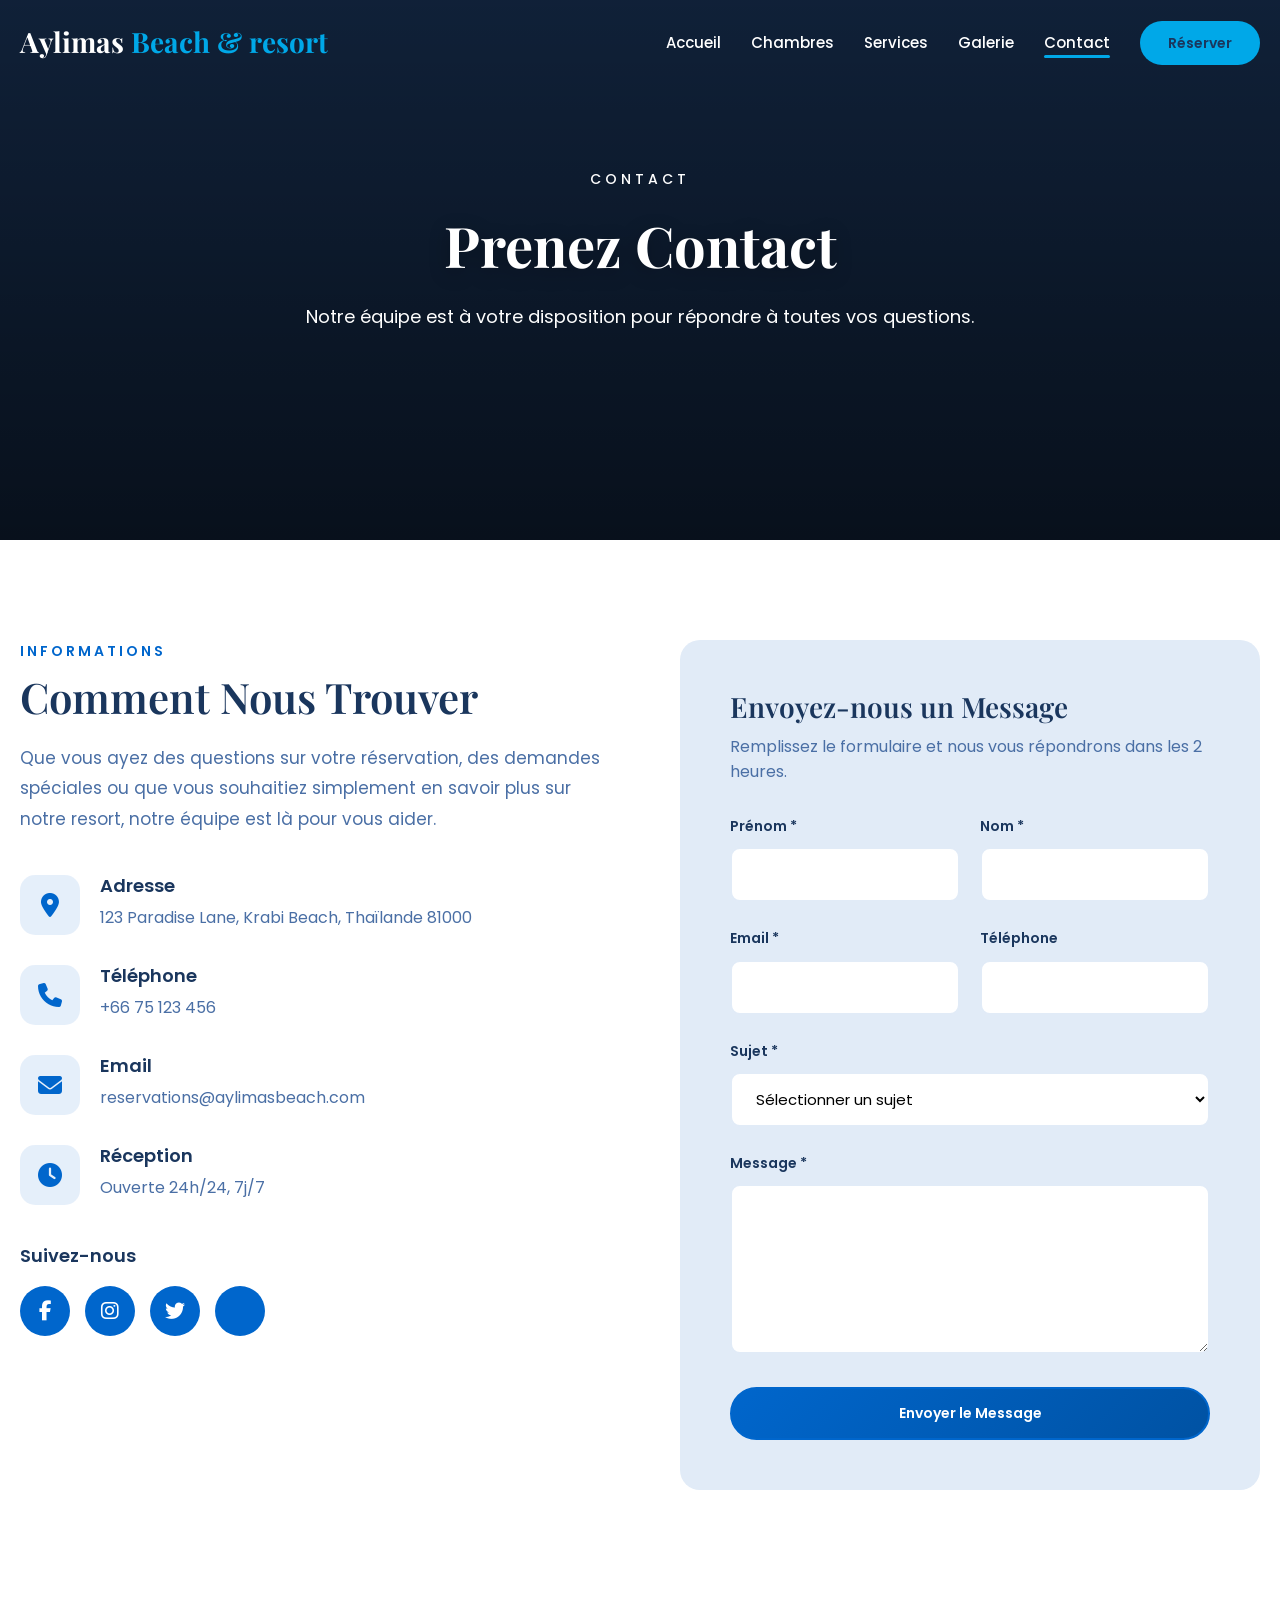
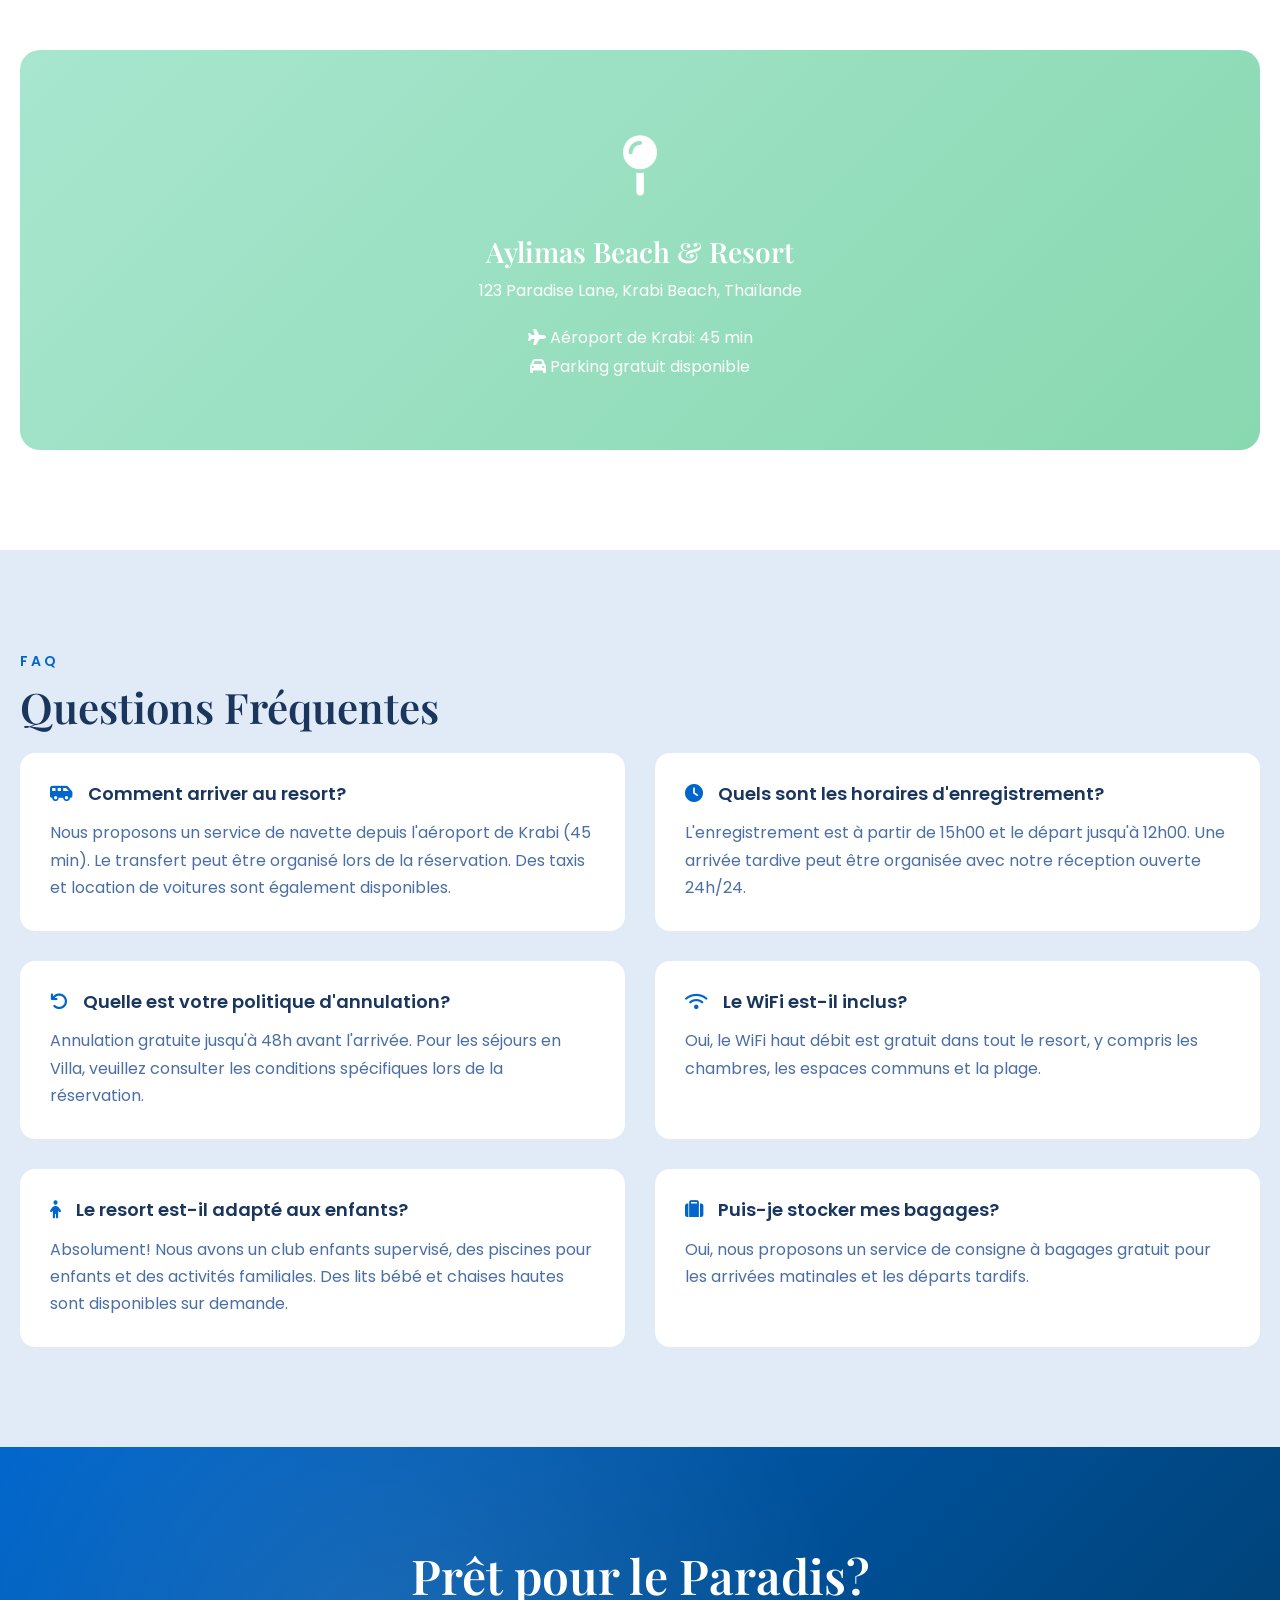
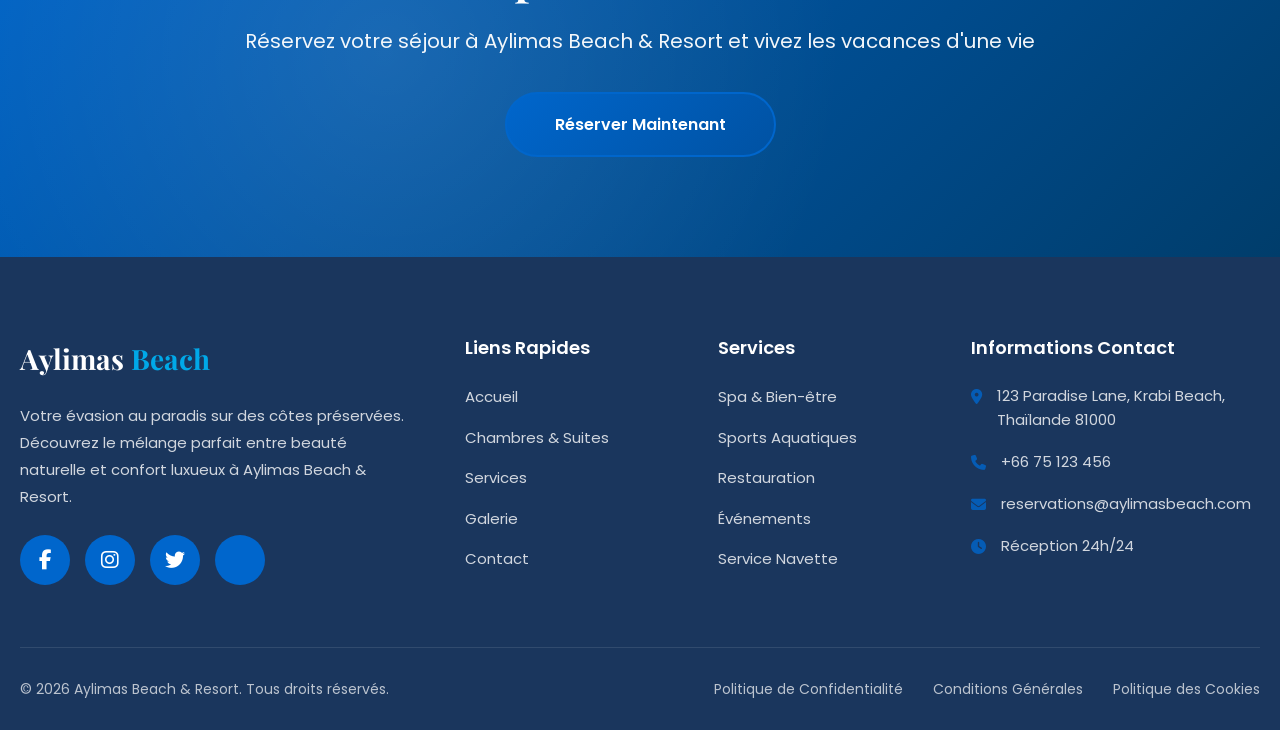
<file: contact.html>
<!DOCTYPE html>
<html lang="fr">
<head>
    <meta charset="UTF-8">
    <meta name="viewport" content="width=device-width, initial-scale=1.0">
    <title>Contact | Aylimas Beach & Resort</title>
    <link rel="stylesheet" href="assets/css/styles.css">
    <link href="https://fonts.googleapis.com/css2?family=Playfair+Display:wght@400;500;600;700&family=Poppins:wght@300;400;500;600;700&display=swap" rel="stylesheet">
    <link rel="stylesheet" href="https://cdnjs.cloudflare.com/ajax/libs/font-awesome/6.5.0/css/all.min.css">
    <link rel="icon" type="image/png" href="data:image/svg+xml,<svg xmlns='http://www.w3.org/2000/svg' viewBox='0 0 100 100'><text y='.9em' font-size='90'>🌴</text></svg>">
</head>
<body>
    <div class="loading-screen">
        <div class="loading-logo">Aylimas <span>Beach & resort</span></div>
        <div class="loading-spinner"></div>
    </div>

    <nav class="navbar" id="navbar">
        <div class="container nav-container">
            <a href="index.html" class="logo">Aylimas <span>Beach & resort</span></a>
            <button class="nav-toggle" id="navToggle" aria-label="Toggle navigation">
                <span></span>
                <span></span>
                <span></span>
            </button>
            <ul class="nav-menu" id="navMenu">
                <li><a href="index.html" class="nav-link">Accueil</a></li>
                <li><a href="rooms.html" class="nav-link">Chambres</a></li>
                <li><a href="amenities.html" class="nav-link">Services</a></li>
                <li><a href="gallery.html" class="nav-link">Galerie</a></li>
                <li><a href="contact.html" class="nav-link active">Contact</a></li>
                <li><a href="rooms.html#book" class="btn-book">Réserver</a></li>
            </ul>
        </div>
    </nav>

    <section class="page-hero">
        <div class="hero-slider">
            <div class="hero-slide active" style="background-image: url('https://images.unsplash.com/photo-1566073771259-6a8506099945?w=1920&q=80');"></div>
        </div>
        <div class="hero-overlay"></div>
        <div class="hero-content">
            <p class="hero-subtitle">Contact</p>
            <h1 class="hero-title">Prenez Contact</h1>
            <p class="hero-description">Notre équipe est à votre disposition pour répondre à toutes vos questions.</p>
        </div>
    </section>

    <section class="contact-section">
        <div class="container">
            <div class="contact-grid">
                <div class="contact-info">
                    <p class="section-subtitle">Informations</p>
                    <h2 class="section-title">Comment Nous Trouver</h2>
                    <p class="contact-intro">Que vous ayez des questions sur votre réservation, des demandes spéciales ou que vous souhaitiez simplement en savoir plus sur notre resort, notre équipe est là pour vous aider.</p>
                    <div class="contact-details">
                        <div class="contact-item">
                            <div class="contact-icon"><i class="fas fa-map-marker-alt"></i></div>
                            <div class="contact-text">
                                <h4>Adresse</h4>
                                <p>123 Paradise Lane, Krabi Beach, Thaïlande 81000</p>
                            </div>
                        </div>
                        <div class="contact-item">
                            <div class="contact-icon"><i class="fas fa-phone"></i></div>
                            <div class="contact-text">
                                <h4>Téléphone</h4>
                                <p>+66 75 123 456</p>
                            </div>
                        </div>
                        <div class="contact-item">
                            <div class="contact-icon"><i class="fas fa-envelope"></i></div>
                            <div class="contact-text">
                                <h4>Email</h4>
                                <p>reservations@aylimasbeach.com</p>
                            </div>
                        </div>
                        <div class="contact-item">
                            <div class="contact-icon"><i class="fas fa-clock"></i></div>
                            <div class="contact-text">
                                <h4>Réception</h4>
                                <p>Ouverte 24h/24, 7j/7</p>
                            </div>
                        </div>
                    </div>
                    <div class="social-connect">
                        <h4>Suivez-nous</h4>
                        <div class="social-links">
                            <a href="#" aria-label="Facebook"><i class="fab fa-facebook-f"></i></a>
                            <a href="#" aria-label="Instagram"><i class="fab fa-instagram"></i></a>
                            <a href="#" aria-label="Twitter"><i class="fab fa-twitter"></i></a>
                            <a href="#" aria-label="TripAdvisor"><i class="fab fa-tripadvisor"></i></a>
                        </div>
                    </div>
                </div>
                <div class="contact-form-wrapper">
                    <div class="contact-form">
                        <h3>Envoyez-nous un Message</h3>
                        <p class="form-intro">Remplissez le formulaire et nous vous répondrons dans les 2 heures.</p>
                        <form id="contactForm">
                            <div class="form-row">
                                <div class="form-group">
                                    <label>Prénom *</label>
                                    <input type="text" required>
                                </div>
                                <div class="form-group">
                                    <label>Nom *</label>
                                    <input type="text" required>
                                </div>
                            </div>
                            <div class="form-row">
                                <div class="form-group">
                                    <label>Email *</label>
                                    <input type="email" required>
                                </div>
                                <div class="form-group">
                                    <label>Téléphone</label>
                                    <input type="tel">
                                </div>
                            </div>
                            <div class="form-group">
                                <label>Sujet *</label>
                                <select required>
                                    <option value="">Sélectionner un sujet</option>
                                    <option value="reservation">Réservation</option>
                                    <option value="general">Question Générale</option>
                                    <option value="feedback">Feedback</option>
                                    <option value="events">Événements</option>
                                    <option value="press">Presse</option>
                                    <option value="other">Autre</option>
                                </select>
                            </div>
                            <div class="form-group">
                                <label>Message *</label>
                                <textarea rows="6" required></textarea>
                            </div>
                            <button type="submit" class="btn btn-primary">Envoyer le Message</button>
                        </form>
                    </div>
                </div>
            </div>
        </div>
    </section>

    <section class="map-section">
        <div class="container">
            <div class="map-container">
                <div class="map-placeholder">
                    <div class="map-pin"><i class="fas fa-map-pin"></i></div>
                    <h4>Aylimas Beach & Resort</h4>
                    <p>123 Paradise Lane, Krabi Beach, Thaïlande</p>
                    <div class="map-directions">
                        <i class="fas fa-plane"></i> Aéroport de Krabi: 45 min<br>
                        <i class="fas fa-car"></i> Parking gratuit disponible
                    </div>
                </div>
            </div>
        </div>
    </section>

    <section class="faq-section">
        <div class="container">
            <p class="section-subtitle">FAQ</p>
            <h2 class="section-title">Questions Fréquentes</h2>
            <div class="faq-grid">
                <div class="faq-item">
                    <h4><i class="fas fa-shuttle-van"></i> Comment arriver au resort?</h4>
                    <p>Nous proposons un service de navette depuis l'aéroport de Krabi (45 min). Le transfert peut être organisé lors de la réservation. Des taxis et location de voitures sont également disponibles.</p>
                </div>
                <div class="faq-item">
                    <h4><i class="fas fa-clock"></i> Quels sont les horaires d'enregistrement?</h4>
                    <p>L'enregistrement est à partir de 15h00 et le départ jusqu'à 12h00. Une arrivée tardive peut être organisée avec notre réception ouverte 24h/24.</p>
                </div>
                <div class="faq-item">
                    <h4><i class="fas fa-undo"></i> Quelle est votre politique d'annulation?</h4>
                    <p>Annulation gratuite jusqu'à 48h avant l'arrivée. Pour les séjours en Villa, veuillez consulter les conditions spécifiques lors de la réservation.</p>
                </div>
                <div class="faq-item">
                    <h4><i class="fas fa-wifi"></i> Le WiFi est-il inclus?</h4>
                    <p>Oui, le WiFi haut débit est gratuit dans tout le resort, y compris les chambres, les espaces communs et la plage.</p>
                </div>
                <div class="faq-item">
                    <h4><i class="fas fa-child"></i> Le resort est-il adapté aux enfants?</h4>
                    <p>Absolument! Nous avons un club enfants supervisé, des piscines pour enfants et des activités familiales. Des lits bébé et chaises hautes sont disponibles sur demande.</p>
                </div>
                <div class="faq-item">
                    <h4><i class="fas fa-suitcase"></i> Puis-je stocker mes bagages?</h4>
                    <p>Oui, nous proposons un service de consigne à bagages gratuit pour les arrivées matinales et les départs tardifs.</p>
                </div>
            </div>
        </div>
    </section>

    <section class="cta">
        <div class="container">
            <div class="cta-content">
                <h2>Prêt pour le Paradis?</h2>
                <p>Réservez votre séjour à Aylimas Beach & Resort et vivez les vacances d'une vie</p>
                <a href="rooms.html#book" class="btn btn-primary btn-large">Réserver Maintenant</a>
            </div>
        </div>
    </section>

    <footer class="footer">
        <div class="container">
            <div class="footer-grid">
                <div class="footer-col">
                    <a href="index.html" class="footer-logo">Aylimas <span>Beach</span></a>
                    <p class="footer-text">Votre évasion au paradis sur des côtes préservées. Découvrez le mélange parfait entre beauté naturelle et confort luxueux à Aylimas Beach & Resort.</p>
                    <div class="social-links">
                        <a href="#" aria-label="Facebook"><i class="fab fa-facebook-f"></i></a>
                        <a href="#" aria-label="Instagram"><i class="fab fa-instagram"></i></a>
                        <a href="#" aria-label="Twitter"><i class="fab fa-twitter"></i></a>
                        <a href="#" aria-label="TripAdvisor"><i class="fab fa-tripadvisor"></i></a>
                    </div>
                </div>
                <div class="footer-col">
                    <h4>Liens Rapides</h4>
                    <ul class="footer-links">
                        <li><a href="index.html">Accueil</a></li>
                        <li><a href="rooms.html">Chambres & Suites</a></li>
                        <li><a href="amenities.html">Services</a></li>
                        <li><a href="gallery.html">Galerie</a></li>
                        <li><a href="contact.html">Contact</a></li>
                    </ul>
                </div>
                <div class="footer-col">
                    <h4>Services</h4>
                    <ul class="footer-links">
                        <li><a href="amenities.html">Spa & Bien-être</a></li>
                        <li><a href="amenities.html">Sports Aquatiques</a></li>
                        <li><a href="amenities.html">Restauration</a></li>
                        <li><a href="amenities.html">Événements</a></li>
                        <li><a href="contact.html">Service Navette</a></li>
                    </ul>
                </div>
                <div class="footer-col">
                    <h4>Informations Contact</h4>
                    <ul class="footer-contact">
                        <li><i class="fas fa-map-marker-alt"></i> 123 Paradise Lane, Krabi Beach, Thaïlande 81000</li>
                        <li><i class="fas fa-phone"></i> +66 75 123 456</li>
                        <li><i class="fas fa-envelope"></i> reservations@aylimasbeach.com</li>
                        <li><i class="fas fa-clock"></i> Réception 24h/24</li>
                    </ul>
                </div>
            </div>
            <div class="footer-bottom">
                <p>&copy; 2026 Aylimas Beach & Resort. Tous droits réservés.</p>
                <div class="footer-bottom-links">
                    <a href="#">Politique de Confidentialité</a>
                    <a href="#">Conditions Générales</a>
                    <a href="#">Politique des Cookies</a>
                </div>
            </div>
        </div>
    </footer>

    <button class="scroll-top" id="scrollTop" aria-label="Scroll to top">
        <i class="fas fa-chevron-up"></i>
    </button>

    <script src="assets/js/script.js"></script>
</body>
</html>
</file>
<file: assets/css/styles.css>
@import url('https://fonts.googleapis.com/css2?family=Playfair+Display:wght@400;500;600;700&family=Poppins:wght@300;400;500;600;700&display=swap');

:root {
    --primary: #0066cc;
    --primary-dark: #0052a3;
    --secondary: #00a8e8;
    --accent: #ffffff;
    --dark: #1a365d;
    --light: #f0f7ff;
    --white: #ffffff;
    --text: #1a365d;
    --text-light: #4a6fa5;
    --gray: #e1ebf7;
    --shadow: 0 10px 40px rgba(0, 51, 102, 0.1);
    --shadow-lg: 0 20px 60px rgba(0, 51, 102, 0.15);
    --gradient: linear-gradient(135deg, #0066cc, #0052a3);
    --gradient-ocean: linear-gradient(180deg, #0066cc 0%, #003d6b 100%);
    --gradient-light: linear-gradient(135deg, #00a8e8 0%, #0066cc 100%);
}

* {
    margin: 0;
    padding: 0;
    box-sizing: border-box;
}

html {
    scroll-behavior: smooth;
}

body {
    font-family: 'Poppins', sans-serif;
    font-size: 16px;
    line-height: 1.6;
    color: var(--text);
    background: var(--white);
    overflow-x: hidden;
}

h1, h2, h3, h4, h5, h6 {
    font-family: 'Playfair Display', serif;
    font-weight: 600;
    line-height: 1.2;
}

a {
    text-decoration: none;
    color: inherit;
}

ul {
    list-style: none;
}

img {
    max-width: 100%;
    height: auto;
}

.container {
    max-width: 1400px;
    margin: 0 auto;
    padding: 0 20px;
}

.section-subtitle {
    font-size: 14px;
    font-weight: 600;
    text-transform: uppercase;
    letter-spacing: 3px;
    color: var(--primary);
    margin-bottom: 10px;
}

.section-title {
    font-size: 42px;
    color: var(--dark);
    margin-bottom: 20px;
}

/* Animations */
@keyframes spin {
    to { transform: rotate(360deg); }
}
@keyframes float {
    0%, 100% { transform: translateY(0); }
    50% { transform: translateY(-20px); }
}
@keyframes slideUp {
    from { opacity: 0; transform: translateY(30px); }
    to { opacity: 1; transform: translateY(0); }
}
@keyframes bounceIn {
    0% { transform: scale(0.3); opacity: 0; }
    50% { transform: scale(1.05); }
    70% { transform: scale(0.9); }
    100% { transform: scale(1); opacity: 1; }
}
@keyframes fadeInUp {
    from { opacity: 0; transform: translateY(30px); }
    to { opacity: 1; transform: translateY(0); }
}
@keyframes slideInLeft {
    from { transform: translateX(-100%); opacity: 0; }
    to { transform: translateX(0); opacity: 1; }
}
@keyframes slideInRight {
    from { transform: translateX(100%); opacity: 0; }
    to { transform: translateX(0); opacity: 1; }
}
@keyframes zoomIn {
    from { transform: scale(0); opacity: 0; }
    to { transform: scale(1); opacity: 1; }
}
@keyframes slideDown {
    from { transform: translateY(-100%); opacity: 0; }
    to { transform: translateY(0); opacity: 1; }
}
@keyframes fadeIn {
    from { opacity: 0; }
    to { opacity: 1; }
}
@keyframes pulse {
    0%, 100% { box-shadow: 0 0 0 0 rgba(0, 168, 232, 0.4); }
    50% { box-shadow: 0 0 0 10px rgba(0, 168, 232, 0); }
}
@keyframes glow {
    0%, 100% { box-shadow: 0 0 20px rgba(0, 168, 232, 0.3); }
    50% { box-shadow: 0 0 40px rgba(0, 168, 232, 0.6); }
}
@keyframes float-particle {
    0%, 100% { transform: translateY(0) rotate(0deg); opacity: 0.3; }
    50% { transform: translateY(-30px) rotate(180deg); opacity: 0.8; }
}
@keyframes sun-pulse {
    0%, 100% { transform: translateX(-50%) scale(1); opacity: 0.6; }
    50% { transform: translateX(-50%) scale(1.3); opacity: 0.3; }
}
@keyframes wave {
    0% { transform: translateX(0); }
    100% { transform: translateX(-600px); }
}
@keyframes scrollAnim {
    0% { opacity: 1; transform: translateY(0); }
    100% { opacity: 0; transform: translateY(8px); }
}
@keyframes bounce {
    0%, 20%, 50%, 80%, 100% { transform: translateX(-50%) translateY(0); }
    40% { transform: translateX(-50%) translateY(-10px); }
    60% { transform: translateX(-50%) translateY(-5px); }
}

/* Scroll Reveal */
.reveal {
    opacity: 0;
    transform: translateY(50px);
    transition: all 0.8s ease;
}
.reveal.active {
    opacity: 1;
    transform: translateY(0);
}
.reveal-left {
    opacity: 0;
    transform: translateX(-50px);
    transition: all 0.8s ease;
}
.reveal-left.active {
    opacity: 1;
    transform: translateX(0);
}
.reveal-right {
    opacity: 0;
    transform: translateX(50px);
    transition: all 0.8s ease;
}
.reveal-right.active {
    opacity: 1;
    transform: translateX(0);
}
.reveal-scale {
    opacity: 0;
    transform: scale(0.8);
    transition: all 0.8s ease;
}
.reveal-scale.active {
    opacity: 1;
    transform: scale(1);
}

/* Loading Screen */
.loading-screen {
    position: fixed;
    inset: 0;
    background: linear-gradient(135deg, #0066cc, #00a8e8);
    z-index: 9999;
    display: flex;
    align-items: center;
    justify-content: center;
    flex-direction: column;
    transition: opacity 0.5s ease;
}
.loading-logo {
    font-family: 'Playfair Display', serif;
    font-size: 48px;
    color: white;
    margin-bottom: 30px;
    animation: pulse 1.5s infinite;
}
.loading-spinner {
    width: 60px;
    height: 60px;
    border: 4px solid rgba(255,255,255,0.3);
    border-top-color: white;
    border-radius: 50%;
    animation: spin 1s linear infinite;
}

/* Buttons */
.btn {
    display: inline-flex;
    align-items: center;
    gap: 10px;
    padding: 14px 32px;
    font-family: 'Poppins', sans-serif;
    font-size: 14px;
    font-weight: 600;
    border-radius: 50px;
    cursor: pointer;
    transition: all 0.3s ease;
    border: 2px solid transparent;
    position: relative;
    overflow: hidden;
}
.btn::before {
    content: '';
    position: absolute;
    top: 0;
    left: -100%;
    width: 100%;
    height: 100%;
    background: linear-gradient(90deg, transparent, rgba(255,255,255,0.3), transparent);
    transition: left 0.5s ease;
}
.btn:hover::before {
    left: 100%;
}
.btn:hover {
    transform: translateY(-3px);
    box-shadow: 0 15px 40px rgba(0, 102, 204, 0.3);
}
.btn-primary {
    background: var(--gradient);
    color: var(--white);
    border-color: var(--primary);
    animation: glow 3s ease-in-out infinite;
}
.btn-primary:hover {
    background: var(--primary-dark);
    border-color: var(--primary-dark);
}
.btn-secondary {
    background: var(--white);
    color: var(--primary);
    border-color: var(--primary);
}
.btn-secondary:hover {
    background: var(--primary);
    color: var(--white);
}
.btn-outline {
    background: transparent;
    color: var(--white);
    border-color: var(--white);
}
.btn-outline:hover {
    background: var(--white);
    color: var(--primary);
}
.btn-block {
    width: 100%;
    justify-content: center;
}
.btn-large {
    padding: 18px 48px;
    font-size: 16px;
}
.section-cta {
    text-align: center;
    margin-top: 50px;
}
.section-cta .btn-outline {
    color: var(--primary);
    border-color: var(--primary);
}
.section-cta .btn-outline:hover {
    background: var(--primary);
    color: var(--white);
}

/* Navbar */
.navbar {
    position: fixed;
    top: 0;
    left: 0;
    right: 0;
    z-index: 1000;
    padding: 20px 0;
    transition: all 0.3s ease;
    animation: slideDown 0.5s ease forwards;
}
.navbar.scrolled {
    background: var(--white);
    box-shadow: var(--shadow);
    padding: 15px 0;
    animation: none;
}
.nav-container {
    display: flex;
    align-items: center;
    justify-content: space-between;
}
.logo {
    font-family: 'Playfair Display', serif;
    font-size: 28px;
    font-weight: 700;
    color: var(--white);
    transition: color 0.3s ease;
}
.navbar.scrolled .logo {
    color: var(--dark);
}
.logo span {
    color: var(--secondary);
}
.nav-menu {
    display: flex;
    align-items: center;
    gap: 30px;
}
.nav-link {
    font-size: 15px;
    font-weight: 500;
    color: var(--white);
    transition: all 0.3s ease;
    position: relative;
}
.navbar.scrolled .nav-link {
    color: var(--text);
}
.nav-link::after {
    content: '';
    position: absolute;
    bottom: -5px;
    left: 0;
    width: 0;
    height: 3px;
    background: var(--secondary);
    transition: width 0.3s ease;
    border-radius: 2px;
}
.nav-link:hover::after,
.nav-link.active::after {
    width: 100%;
}
.nav-link:hover {
    transform: translateY(-2px);
}
.btn-book {
    background: var(--secondary);
    color: var(--dark);
    padding: 12px 28px;
    border-radius: 50px;
    font-weight: 600;
    font-size: 14px;
    transition: all 0.3s ease;
    animation: pulse 2s infinite;
}
.btn-book:hover {
    background: var(--accent);
    transform: scale(1.1) translateY(-3px);
    box-shadow: 0 10px 25px rgba(0, 168, 232, 0.4);
}
.nav-toggle {
    display: none;
    flex-direction: column;
    gap: 5px;
    background: none;
    border: none;
    cursor: pointer;
    padding: 5px;
}
.nav-toggle span {
    width: 25px;
    height: 2px;
    background: var(--white);
    transition: all 0.3s ease;
}
.navbar.scrolled .nav-toggle span {
    background: var(--dark);
}
.nav-toggle.active span:nth-child(1) {
    transform: rotate(45deg) translate(5px, 5px);
}
.nav-toggle.active span:nth-child(2) {
    opacity: 0;
}
.nav-toggle.active span:nth-child(3) {
    transform: rotate(-45deg) translate(5px, -5px);
}

/* Hero Section */
.hero {
    position: relative;
    height: 100vh;
    min-height: 700px;
    display: flex;
    align-items: center;
    justify-content: center;
    overflow: hidden;
}
.hero-slider {
    position: absolute;
    inset: 0;
}
.hero-slide {
    position: absolute;
    inset: 0;
    background-size: cover;
    background-position: center;
    opacity: 0;
    transition: opacity 1s ease;
}
.hero-slide.active {
    opacity: 1;
}
.hero-overlay {
    position: absolute;
    inset: 0;
    background: linear-gradient(180deg, rgba(0,0,0,0.3) 0%, rgba(0,0,0,0.5) 100%);
}
.hero-3d-layer {
    position: absolute;
    inset: 0;
    pointer-events: none;
    overflow: hidden;
}
.wave {
    position: absolute;
    bottom: 0;
    left: 0;
    width: 200%;
    height: 150px;
    background: url("data:image/svg+xml,%3Csvg xmlns='http://www.w3.org/2000/svg' viewBox='0 0 1200 120'%3E%3Cpath fill='rgba(255,255,255,0.1)' d='M0,60 C300,100 600,0 900,60 C1200,120 1200,120 1200,120 L1200,0 L0,0 Z'/%3E%3C/svg%3E") repeat-x;
    background-size: 600px 100%;
    animation: wave 15s linear infinite;
}
.wave1 { bottom: 0; opacity: 0.3; animation-delay: 0s; }
.wave2 { bottom: 10px; opacity: 0.2; animation-delay: -5s; }
.wave3 { bottom: 20px; opacity: 0.1; animation-delay: -10s; }
.floating-particles {
    position: absolute;
    width: 100%;
    height: 100%;
    top: 0;
    left: 0;
    pointer-events: none;
}
.floating-particles span {
    position: absolute;
    width: 10px;
    height: 10px;
    background: rgba(255, 255, 255, 0.3);
    border-radius: 50%;
    animation: float-particle 8s infinite;
}
.floating-particles span:nth-child(1) { left: 10%; top: 20%; animation-delay: 0s; }
.floating-particles span:nth-child(2) { left: 20%; top: 60%; animation-delay: 2s; width: 15px; height: 15px; }
.floating-particles span:nth-child(3) { left: 70%; top: 30%; animation-delay: 4s; }
.floating-particles span:nth-child(4) { left: 80%; top: 70%; animation-delay: 1s; width: 8px; height: 8px; }
.floating-particles span:nth-child(5) { left: 50%; top: 50%; animation-delay: 3s; width: 12px; height: 12px; }
.sun-glow {
    position: absolute;
    top: 20%;
    left: 50%;
    transform: translateX(-50%);
    width: 200px;
    height: 200px;
    background: radial-gradient(circle, rgba(255, 255, 200, 0.4) 0%, transparent 70%);
    border-radius: 50%;
    animation: sun-pulse 4s ease-in-out infinite;
}
.hero-content {
    position: relative;
    z-index: 10;
    text-align: center;
    color: var(--white);
    max-width: 900px;
    padding: 0 20px;
}
.hero-subtitle {
    font-size: 18px;
    font-weight: 500;
    letter-spacing: 4px;
    text-transform: uppercase;
    margin-bottom: 20px;
    animation: fadeInUp 1s ease forwards;
}
.hero-title {
    font-size: 72px;
    font-weight: 700;
    margin-bottom: 25px;
    text-shadow: 0 4px 20px rgba(0,0,0,0.3);
    animation: fadeInUp 1s ease forwards 0.2s;
    opacity: 0;
}
.hero-description {
    font-size: 20px;
    margin-bottom: 40px;
    opacity: 0.95;
    animation: fadeInUp 1s ease forwards 0.4s;
    opacity: 0;
}
.hero-buttons {
    display: flex;
    gap: 20px;
    justify-content: center;
    animation: fadeInUp 1s ease forwards 0.6s;
    opacity: 0;
}
.slider-dots {
    position: absolute;
    bottom: 30px;
    left: 50%;
    transform: translateX(-50%);
    display: flex;
    gap: 12px;
    z-index: 10;
}
.dot {
    width: 12px;
    height: 12px;
    border-radius: 50%;
    background: rgba(255,255,255,0.5);
    cursor: pointer;
    transition: all 0.3s ease;
}
.dot.active,
.dot:hover {
    background: var(--white);
    transform: scale(1.2);
}
.scroll-indicator {
    position: absolute;
    bottom: 40px;
    left: 50%;
    transform: translateX(-50%);
    z-index: 10;
    animation: bounce 2s infinite;
}
.mouse {
    width: 26px;
    height: 40px;
    border: 2px solid rgba(255,255,255,0.7);
    border-radius: 20px;
    display: flex;
    justify-content: center;
    padding-top: 8px;
}
.wheel {
    width: 4px;
    height: 8px;
    background: var(--white);
    border-radius: 2px;
    animation: scrollAnim 2s infinite;
}

/* Page Hero */
.page-hero {
    position: relative;
    height: 60vh;
    min-height: 400px;
    display: flex;
    align-items: center;
    justify-content: center;
    background: var(--dark);
}
.page-hero .hero-slider {
    position: absolute;
    inset: 0;
}
.page-hero .hero-slide {
    position: absolute;
    inset: 0;
    background-size: cover;
    background-position: center;
}
.page-hero .hero-overlay {
    position: absolute;
    inset: 0;
    background: linear-gradient(180deg, rgba(0,0,0,0.4) 0%, rgba(0,0,0,0.7) 100%);
}
.page-hero .hero-content {
    text-align: center;
    color: var(--white);
}
.page-hero .hero-subtitle {
    font-size: 14px;
    letter-spacing: 4px;
}
.page-hero .hero-title {
    font-size: 56px;
}
.page-hero .hero-description {
    font-size: 18px;
    opacity: 0.9;
}

/* Booking Bar */
.booking-bar {
    background: var(--white);
    padding: 30px 0;
    box-shadow: var(--shadow);
    position: relative;
    z-index: 100;
    margin-top: -60px;
}
.booking-form {
    display: flex;
    align-items: flex-end;
    gap: 20px;
    flex-wrap: wrap;
}
.booking-form .form-group {
    flex: 1;
    min-width: 150px;
}
.booking-form label {
    display: flex;
    align-items: center;
    gap: 8px;
    font-size: 13px;
    font-weight: 600;
    color: var(--text-light);
    margin-bottom: 8px;
    text-transform: uppercase;
    letter-spacing: 1px;
}
.booking-form label i {
    color: var(--primary);
}
.booking-form input,
.booking-form select {
    width: 100%;
    padding: 14px 18px;
    font-family: 'Poppins', sans-serif;
    font-size: 15px;
    border: 2px solid var(--gray);
    border-radius: 8px;
    background: var(--white);
    transition: all 0.3s ease;
}
.booking-form input:focus,
.booking-form select:focus {
    outline: none;
    border-color: var(--primary);
    box-shadow: 0 0 0 3px rgba(0, 102, 204, 0.1);
}
.btn-book-form {
    padding: 14px 40px;
}

/* About Section */
.about {
    padding: 100px 0;
    background: var(--white);
}
.about-container {
    display: grid;
    grid-template-columns: 1fr 1fr;
    gap: 80px;
    align-items: center;
}
.about-visual {
    position: relative;
}
.about-image-container {
    position: relative;
    border-radius: 25px;
    overflow: hidden;
    box-shadow: 0 30px 80px rgba(0, 102, 204, 0.2);
}
.about-main-image {
    width: 100%;
    height: 500px;
    object-fit: cover;
    transition: transform 0.5s ease;
}
.about-image-container:hover .about-main-image {
    transform: scale(1.05);
}
.about-image-overlay {
    position: absolute;
    bottom: 0;
    left: 0;
    right: 0;
    padding: 30px;
    background: linear-gradient(transparent, rgba(0, 0, 0, 0.7));
}
.about-stats-overlay {
    display: flex;
    gap: 30px;
    justify-content: center;
}
.stat-overlay {
    text-align: center;
    color: white;
    background: rgba(255, 255, 255, 0.15);
    backdrop-filter: blur(10px);
    padding: 15px 25px;
    border-radius: 15px;
    border: 1px solid rgba(255, 255, 255, 0.2);
}
.stat-overlay .stat-number {
    display: block;
    font-family: 'Playfair Display', serif;
    font-size: 28px;
    font-weight: 700;
    color: #ffd700;
}
.stat-overlay .stat-label {
    font-size: 12px;
    text-transform: uppercase;
    letter-spacing: 1px;
}
.about-content .section-title {
    margin-bottom: 30px;
}
.about-text {
    font-size: 17px;
    color: var(--text-light);
    margin-bottom: 30px;
    line-height: 1.8;
}
.about-features {
    display: grid;
    grid-template-columns: repeat(3, 1fr);
    gap: 20px;
    margin-bottom: 40px;
}
.feature-item {
    text-align: center;
    padding: 25px 20px;
    background: linear-gradient(135deg, rgba(0, 102, 204, 0.05), rgba(0, 102, 204, 0.1));
    border-radius: 15px;
    transition: all 0.3s ease;
}
.feature-item:hover {
    transform: translateY(-10px) scale(1.05);
    box-shadow: 0 15px 30px rgba(0, 102, 204, 0.2);
}
.feature-item i {
    font-size: 36px;
    color: var(--primary);
    margin-bottom: 15px;
    transition: all 0.4s ease;
}
.feature-item:hover i {
    transform: scale(1.2) rotate(10deg);
    color: var(--secondary);
}
.feature-item h4 {
    font-size: 16px;
    margin-bottom: 8px;
    font-family: 'Poppins', sans-serif;
}
.feature-item p {
    font-size: 14px;
    color: var(--text-light);
}

/* Stats Section */
.stats {
    padding: 80px 0;
    background: var(--gradient-ocean);
}
.stats-grid {
    display: grid;
    grid-template-columns: repeat(4, 1fr);
    gap: 40px;
}
.stat-card {
    text-align: center;
    color: var(--white);
    transition: all 0.4s ease;
}
.stat-card:hover {
    transform: translateY(-10px) scale(1.05);
}
.stat-card:hover .stat-number {
    transform: scale(1.2);
}
.stat-icon {
    font-size: 40px;
    margin-bottom: 15px;
    opacity: 0.9;
}
.stat-number {
    font-family: 'Playfair Display', serif;
    font-size: 48px;
    font-weight: 700;
    display: block;
    margin-bottom: 10px;
    transition: transform 0.3s ease;
}
.stat-label {
    font-size: 15px;
    opacity: 0.9;
}

/* Rooms Section */
.rooms-preview,
.rooms-full {
    padding: 100px 0;
    background: var(--gray);
}
.rooms-grid {
    display: grid;
    grid-template-columns: repeat(3, 1fr);
    gap: 30px;
}
.room-card {
    background: var(--white);
    border-radius: 20px;
    overflow: hidden;
    transition: all 0.4s ease;
    position: relative;
}
.room-card::before {
    content: '';
    position: absolute;
    top: 0;
    left: 0;
    right: 0;
    bottom: 0;
    background: linear-gradient(135deg, rgba(0, 168, 232, 0.1), transparent);
    opacity: 0;
    transition: opacity 0.4s ease;
    z-index: 1;
    pointer-events: none;
}
.room-card:hover::before {
    opacity: 1;
}
.room-card:hover {
    transform: translateY(-15px) scale(1.02);
    box-shadow: 0 25px 50px rgba(0, 102, 204, 0.2);
}
.room-card.featured {
    grid-column: span 1;
}
.room-badge {
    position: absolute;
    top: 20px;
    left: 20px;
    background: var(--secondary);
    color: var(--dark);
    padding: 8px 20px;
    border-radius: 20px;
    font-size: 13px;
    font-weight: 600;
    z-index: 10;
}
.room-image {
    position: relative;
    height: 250px;
    overflow: hidden;
}
.room-image::after {
    content: '';
    position: absolute;
    inset: 0;
    background: linear-gradient(45deg, transparent, rgba(255,255,255,0.1), transparent);
    transform: translateX(-100%);
    transition: transform 0.5s ease;
}
.room-card:hover .room-image::after {
    transform: translateX(100%);
}
.room-image img {
    width: 100%;
    height: 100%;
    object-fit: cover;
    transition: all 0.5s ease;
}
.room-card:hover .room-image img {
    transform: scale(1.1);
}
.room-price {
    position: absolute;
    bottom: 20px;
    right: 20px;
    background: var(--white);
    padding: 10px 20px;
    border-radius: 30px;
    font-size: 20px;
    font-weight: 700;
    color: var(--primary);
    transition: all 0.3s ease;
}
.room-card:hover .room-price {
    transform: scale(1.1);
    box-shadow: 0 5px 20px rgba(0, 102, 204, 0.3);
}
.room-price span {
    font-size: 14px;
    font-weight: 400;
    color: var(--text-light);
}
.room-details {
    padding: 30px;
}
.room-details h3 {
    font-size: 24px;
    margin-bottom: 10px;
}
.room-details p {
    color: var(--text-light);
    margin-bottom: 20px;
    line-height: 1.7;
}
.room-features {
    display: grid;
    grid-template-columns: repeat(2, 1fr);
    gap: 12px;
    margin-bottom: 25px;
}
.room-features li {
    display: flex;
    align-items: center;
    gap: 10px;
    font-size: 14px;
    color: var(--text);
}
.room-features li i {
    color: var(--primary);
    width: 20px;
}
.room-actions {
    display: flex;
    gap: 15px;
}

/* Amenities Section */
.amenities-preview,
.amenities-full {
    padding: 100px 0;
    background: var(--white);
}
.amenities-grid {
    display: grid;
    grid-template-columns: repeat(3, 1fr);
    gap: 30px;
}
.amenity-card {
    padding: 40px 30px;
    background: var(--white);
    border-radius: 20px;
    text-align: center;
    transition: all 0.4s ease;
    box-shadow: var(--shadow);
    position: relative;
    overflow: hidden;
}
.amenity-card::before {
    content: '';
    position: absolute;
    top: 0;
    left: 0;
    right: 0;
    height: 4px;
    background: var(--gradient);
    transform: scaleX(0);
    transition: transform 0.3s ease;
}
.amenity-card:hover {
    transform: translateY(-10px);
    box-shadow: 0 20px 40px rgba(0, 102, 204, 0.15);
}
.amenity-card:hover::before {
    transform: scaleX(1);
}
.amenity-icon {
    font-size: 50px;
    color: var(--primary);
    margin-bottom: 20px;
    transition: all 0.4s ease;
}
.amenity-card:hover .amenity-icon {
    transform: scale(1.2) rotate(10deg);
    color: var(--secondary);
}
.amenity-card h3 {
    font-size: 22px;
    margin-bottom: 15px;
}
.amenity-card p {
    color: var(--text-light);
    margin-bottom: 20px;
    line-height: 1.7;
}
.amenity-tag {
    display: inline-block;
    padding: 6px 16px;
    background: rgba(0, 102, 204, 0.1);
    color: var(--primary);
    border-radius: 20px;
    font-size: 13px;
    font-weight: 600;
}

/* Experience Section */
.experience {
    padding: 100px 0;
    background: linear-gradient(135deg, #1a1a2e 0%, #16213e 100%);
    color: var(--white);
}
.experience .container {
    display: grid;
    grid-template-columns: 1fr 1fr;
    gap: 80px;
    align-items: center;
}
.experience .section-subtitle {
    color: var(--secondary);
}
.experience .section-title {
    color: var(--white);
    margin-bottom: 25px;
}
.experience-text {
    font-size: 17px;
    opacity: 0.9;
    margin-bottom: 30px;
    line-height: 1.8;
}
.experience-includes {
    margin-bottom: 30px;
}
.experience-includes li {
    display: flex;
    align-items: center;
    gap: 15px;
    padding: 12px 0;
    font-size: 16px;
}
.experience-includes li i {
    color: var(--secondary);
}
.experience-price {
    margin-bottom: 30px;
}
.experience-price .price {
    font-family: 'Playfair Display', serif;
    font-size: 42px;
    font-weight: 700;
    color: var(--secondary);
}
.experience-price .per {
    font-size: 16px;
    opacity: 0.8;
    margin-left: 10px;
}
.experience-visual {
    position: relative;
    height: 400px;
    background: linear-gradient(180deg, #ff6b35 0%, #f7c59f 50%, #1e90ff 100%);
    border-radius: 20px;
    overflow: hidden;
}
.sunset-scene {
    position: relative;
    height: 100%;
}
.sun {
    position: absolute;
    top: 30%;
    left: 50%;
    transform: translateX(-50%);
    width: 80px;
    height: 80px;
    background: radial-gradient(circle, #ffd700, #ff6b35);
    border-radius: 50%;
}
.ocean {
    position: absolute;
    bottom: 0;
    left: 0;
    right: 0;
    height: 50%;
    background: linear-gradient(180deg, #1e90ff, #0a5f5f);
}
.palm-silhouette {
    position: absolute;
    bottom: 20%;
    left: 10%;
    width: 60px;
    height: 120px;
}
.candles {
    position: absolute;
    bottom: 30%;
    right: 20%;
    display: flex;
    gap: 15px;
}
.candles span {
    width: 8px;
    height: 30px;
    background: #fff;
    border-radius: 2px;
    box-shadow: 0 0 20px rgba(255, 200, 100, 0.8);
    animation: flicker 1s infinite;
}
.candles span:nth-child(2) {
    animation-delay: 0.3s;
}
@keyframes flicker {
    0%, 100% { box-shadow: 0 0 20px rgba(255, 200, 100, 0.8); }
    50% { box-shadow: 0 0 30px rgba(255, 200, 100, 1); }
}

/* Gallery Section */
.gallery-preview,
.gallery-full {
    padding: 100px 0;
    background: var(--gray);
}
.gallery-grid {
    display: grid;
    grid-template-columns: repeat(3, 1fr);
    gap: 25px;
}
.gallery-item {
    position: relative;
    border-radius: 15px;
    overflow: hidden;
    cursor: pointer;
    transition: all 0.4s ease;
}
.gallery-item::before {
    content: '';
    position: absolute;
    top: 0;
    left: 0;
    right: 0;
    bottom: 0;
    background: linear-gradient(135deg, rgba(0, 168, 232, 0.1), transparent);
    opacity: 0;
    transition: opacity 0.4s ease;
    z-index: 1;
    pointer-events: none;
}
.gallery-item:hover::before {
    opacity: 1;
}
.gallery-item:hover {
    transform: scale(1.05) rotate(2deg);
}
.gallery-item.large {
    grid-row: span 2;
}
.gallery-item img {
    width: 100%;
    height: 100%;
    object-fit: cover;
    transition: all 0.5s ease;
}
.gallery-item:hover img {
    transform: scale(1.1);
}
.gallery-overlay {
    position: absolute;
    inset: 0;
    background: rgba(0, 0, 0, 0.5);
    display: flex;
    align-items: center;
    justify-content: center;
    opacity: 0;
    transition: opacity 0.3s ease;
}
.gallery-item:hover .gallery-overlay {
    opacity: 1;
}
.gallery-overlay i {
    font-size: 30px;
    color: var(--white);
}

/* Gallery Masonry */
.gallery-masonry {
    display: grid;
    grid-template-columns: repeat(4, 1fr);
    grid-auto-rows: 250px;
    gap: 20px;
}
.gallery-masonry .gallery-item.large {
    grid-row: span 2;
}

/* Gallery Filters */
.gallery-filters,
.rooms-filter {
    padding: 30px 0;
    background: var(--white);
    position: sticky;
    top: 80px;
    z-index: 100;
}
.filter-tabs {
    display: flex;
    gap: 15px;
    flex-wrap: wrap;
    justify-content: center;
}
.filter-btn {
    padding: 12px 25px;
    background: transparent;
    border: 2px solid var(--gray);
    border-radius: 30px;
    font-family: 'Poppins', sans-serif;
    font-size: 14px;
    font-weight: 500;
    color: var(--text);
    cursor: pointer;
    transition: all 0.3s ease;
}
.filter-btn.active,
.filter-btn:hover {
    background: var(--primary);
    border-color: var(--primary);
    color: var(--white);
}

/* Lightbox */
.lightbox {
    position: fixed;
    inset: 0;
    background: rgba(0, 0, 0, 0.95);
    z-index: 2000;
    display: none;
    align-items: center;
    justify-content: center;
}
.lightbox.active {
    display: flex;
}
.lightbox img {
    max-width: 90%;
    max-height: 90%;
    border-radius: 10px;
}
.lightbox-close {
    position: absolute;
    top: 30px;
    right: 30px;
    font-size: 40px;
    color: var(--white);
    cursor: pointer;
    transition: all 0.3s ease;
}
.lightbox-close:hover {
    color: var(--secondary);
    transform: rotate(90deg);
}

/* Testimonials */
.testimonials {
    padding: 100px 0;
    background: var(--white);
}
.testimonials-slider {
    max-width: 800px;
    margin: 0 auto;
}
.testimonial-card {
    text-align: center;
    padding: 40px;
    display: none;
}
.testimonial-card.active {
    display: block;
    animation: fadeIn 0.5s ease;
}
.testimonial-stars {
    color: var(--secondary);
    font-size: 20px;
    margin-bottom: 25px;
}
.testimonial-stars i {
    margin: 0 3px;
}
.testimonial-text {
    font-size: 22px;
    font-style: italic;
    line-height: 1.8;
    margin-bottom: 30px;
    color: var(--text);
}
.testimonial-author {
    display: flex;
    align-items: center;
    justify-content: center;
    gap: 20px;
}
.testimonial-author img {
    width: 60px;
    height: 60px;
    border-radius: 50%;
    object-fit: cover;
}
.testimonial-author h4 {
    font-family: 'Poppins', sans-serif;
    font-size: 18px;
    margin-bottom: 5px;
}
.testimonial-author span {
    font-size: 14px;
    color: var(--text-light);
}
.testimonial-dots {
    display: flex;
    justify-content: center;
    gap: 12px;
    margin-top: 30px;
}
.t-dot {
    width: 10px;
    height: 10px;
    border-radius: 50%;
    background: var(--gray);
    cursor: pointer;
    transition: all 0.3s ease;
}
.t-dot.active,
.t-dot:hover {
    background: var(--primary);
    transform: scale(1.2);
}

/* CTA Section */
.cta {
    padding: 100px 0;
    background: linear-gradient(135deg, #0066cc 0%, #003d6b 100%);
    position: relative;
    overflow: hidden;
}
.cta::before {
    content: '';
    position: absolute;
    inset: 0;
    background: radial-gradient(circle at 30% 50%, rgba(255,255,255,0.1), transparent 50%);
    animation: spin 10s linear infinite;
}
.cta-content {
    text-align: center;
    color: var(--white);
    position: relative;
    z-index: 1;
}
.cta-content h2 {
    font-size: 48px;
    margin-bottom: 20px;
}
.cta-content p {
    font-size: 20px;
    opacity: 0.95;
    margin-bottom: 35px;
}

/* Contact Section */
.contact-section {
    padding: 100px 0;
    background: var(--white);
}
.contact-grid {
    display: grid;
    grid-template-columns: 1fr 1fr;
    gap: 80px;
}
.contact-intro {
    font-size: 17px;
    color: var(--text-light);
    margin-bottom: 40px;
    line-height: 1.8;
}
.contact-details {
    margin-bottom: 40px;
}
.contact-item {
    display: flex;
    gap: 20px;
    margin-bottom: 30px;
}
.contact-icon {
    width: 60px;
    height: 60px;
    background: rgba(0, 102, 204, 0.1);
    border-radius: 15px;
    display: flex;
    align-items: center;
    justify-content: center;
    font-size: 24px;
    color: var(--primary);
    flex-shrink: 0;
}
.contact-text h4 {
    font-size: 18px;
    margin-bottom: 8px;
    font-family: 'Poppins', sans-serif;
}
.contact-text p {
    color: var(--text-light);
    line-height: 1.7;
}
.social-connect h4 {
    font-size: 18px;
    margin-bottom: 20px;
    font-family: 'Poppins', sans-serif;
}
.social-links {
    display: flex;
    gap: 15px;
}
.social-links a {
    width: 50px;
    height: 50px;
    background: var(--primary);
    border-radius: 50%;
    display: flex;
    align-items: center;
    justify-content: center;
    color: var(--white);
    font-size: 20px;
    transition: all 0.3s ease;
    position: relative;
    overflow: hidden;
}
.social-links a:hover {
    background: var(--secondary);
    color: var(--dark);
    transform: translateY(-5px) rotate(10deg);
    box-shadow: 0 10px 20px rgba(0, 168, 232, 0.3);
}
.social-links a::after {
    content: '';
    position: absolute;
    top: 50%;
    left: 50%;
    width: 0;
    height: 0;
    background: rgba(255, 255, 255, 0.2);
    border-radius: 50%;
    transform: translate(-50%, -50%);
    transition: width 0.3s, height 0.3s;
}
.social-links a:hover::after {
    width: 100px;
    height: 100px;
}
.contact-form-wrapper {
    background: var(--gray);
    padding: 50px;
    border-radius: 20px;
}
.contact-form h3 {
    font-size: 28px;
    margin-bottom: 10px;
}
.form-intro {
    color: var(--text-light);
    margin-bottom: 30px;
}
.form-row {
    display: grid;
    grid-template-columns: 1fr 1fr;
    gap: 20px;
}
.form-group {
    margin-bottom: 25px;
}
.form-group label {
    display: block;
    font-size: 14px;
    font-weight: 600;
    margin-bottom: 10px;
    color: var(--text);
}
.form-group input,
.form-group select,
.form-group textarea {
    width: 100%;
    padding: 14px 20px;
    font-family: 'Poppins', sans-serif;
    font-size: 15px;
    border: 2px solid var(--gray);
    border-radius: 10px;
    background: var(--white);
    transition: all 0.3s ease;
}
.form-group input:focus,
.form-group select:focus,
.form-group textarea:focus {
    outline: none;
    border-color: var(--primary);
    transform: translateY(-3px);
    box-shadow: 0 10px 30px rgba(0, 102, 204, 0.1);
}
.contact-form .btn {
    width: 100%;
    justify-content: center;
}

/* Map Section */
.map-section {
    padding: 60px 0 100px;
}
.map-container {
    height: 400px;
    background: linear-gradient(135deg, #a8e6cf 0%, #88d8b0 100%);
    border-radius: 20px;
    display: flex;
    align-items: center;
    justify-content: center;
}
.map-placeholder {
    text-align: center;
    color: var(--white);
}
.map-pin {
    font-size: 60px;
    margin-bottom: 20px;
}
.map-placeholder h4 {
    font-size: 28px;
    margin-bottom: 10px;
}
.map-directions {
    margin-top: 20px;
    font-size: 16px;
    line-height: 1.8;
}

/* FAQ Section */
.faq-section {
    padding: 100px 0;
    background: var(--gray);
}
.faq-grid {
    display: grid;
    grid-template-columns: repeat(2, 1fr);
    gap: 30px;
}
.faq-item {
    background: var(--white);
    padding: 30px;
    border-radius: 15px;
    transition: all 0.3s ease;
}
.faq-item:hover {
    box-shadow: var(--shadow);
}
.faq-item h4 {
    display: flex;
    align-items: center;
    gap: 15px;
    font-size: 18px;
    margin-bottom: 15px;
    font-family: 'Poppins', sans-serif;
}
.faq-item h4 i {
    color: var(--primary);
}
.faq-item p {
    color: var(--text-light);
    line-height: 1.7;
}

/* Dining Showcase */
.dining-showcase {
    padding: 100px 0;
    background: var(--white);
}
.dining-grid {
    display: grid;
    grid-template-columns: repeat(4, 1fr);
    gap: 25px;
}
.dining-card {
    border-radius: 15px;
    overflow: hidden;
    transition: all 0.4s ease;
}
.dining-card img {
    width: 100%;
    height: 200px;
    object-fit: cover;
}
.dining-content {
    padding: 20px;
    background: var(--white);
}
.dining-content h3 {
    font-size: 20px;
    margin-bottom: 10px;
}
.dining-content p {
    color: var(--text-light);
    font-size: 14px;
    margin-bottom: 15px;
}
.dining-info {
    font-size: 13px;
    color: var(--primary);
    font-weight: 500;
}

/* Spa Showcase */
.spa-showcase {
    padding: 100px 0;
    background: linear-gradient(135deg, #f8f9fa 0%, #e9ecef 100%);
}
.spa-content {
    display: grid;
    grid-template-columns: 1fr 1fr;
    gap: 80px;
    align-items: center;
}
.spa-visual img {
    width: 100%;
    border-radius: 20px;
    box-shadow: var(--shadow-lg);
}
.spa-tagline {
    font-size: 24px;
    color: var(--primary);
    margin-bottom: 25px;
    font-style: italic;
}
.spa-info p {
    color: var(--text-light);
    line-height: 1.8;
    margin-bottom: 30px;
}
.spa-features {
    display: grid;
    grid-template-columns: repeat(3, 1fr);
    gap: 25px;
    margin-bottom: 40px;
}
.spa-feature {
    text-align: center;
}
.spa-feature i {
    font-size: 36px;
    color: var(--primary);
    margin-bottom: 15px;
}
.spa-feature h4 {
    font-size: 16px;
    margin-bottom: 10px;
    font-family: 'Poppins', sans-serif;
}
.spa-feature p {
    font-size: 14px;
    color: var(--text-light);
    margin-bottom: 0;
}

/* Activities Daily */
.activities-daily {
    padding: 100px 0;
    background: var(--white);
}
.activities-grid {
    display: grid;
    grid-template-columns: repeat(3, 1fr);
    gap: 25px;
}
.activity-card {
    display: flex;
    gap: 20px;
    padding: 25px;
    background: var(--gray);
    border-radius: 15px;
    transition: all 0.3s ease;
}
.activity-card:hover {
    background: rgba(0, 102, 204, 0.1);
    transform: translateX(10px);
}
.activity-time {
    font-size: 14px;
    font-weight: 600;
    color: var(--primary);
    white-space: nowrap;
}
.activity-details h4 {
    font-size: 16px;
    margin-bottom: 8px;
    font-family: 'Poppins', sans-serif;
}
.activity-details p {
    font-size: 14px;
    color: var(--text-light);
}

/* Amenities Showcase */
.amenities-showcase {
    margin-bottom: 50px;
}
.amenity-large {
    position: relative;
    border-radius: 20px;
    overflow: hidden;
    height: 500px;
}
.amenity-large img {
    width: 100%;
    height: 100%;
    object-fit: cover;
}
.amenity-large-content {
    position: absolute;
    bottom: 0;
    left: 0;
    right: 0;
    padding: 40px;
    background: linear-gradient(transparent, rgba(0,0,0,0.8));
    color: var(--white);
}
.amenity-large-content h3 {
    font-size: 32px;
    margin-bottom: 15px;
}
.amenity-large-content p {
    font-size: 16px;
    opacity: 0.9;
    line-height: 1.7;
    margin-bottom: 20px;
}
.amenity-details {
    display: flex;
    gap: 30px;
}
.amenity-details span {
    font-size: 14px;
    display: flex;
    align-items: center;
    gap: 8px;
}

/* Booking Section */
.booking-section {
    padding: 100px 0;
    background: var(--gray);
}
.booking-container {
    display: grid;
    grid-template-columns: 1fr 1.5fr;
    gap: 80px;
    align-items: start;
}
.booking-info p {
    color: var(--text-light);
    line-height: 1.8;
    margin-bottom: 40px;
}
.booking-contact {
    margin-top: 40px;
}
.booking-contact .contact-item {
    margin-bottom: 25px;
}
.booking-form-full {
    background: var(--white);
    padding: 50px;
    border-radius: 20px;
    box-shadow: var(--shadow);
}
.booking-form-full .form-row {
    margin-bottom: 20px;
}
.booking-form-full .form-group input,
.booking-form-full .form-group select,
.booking-form-full .form-group textarea {
    background: var(--gray);
    border: none;
}

/* Room Modal */
.room-modal {
    position: fixed;
    inset: 0;
    background: rgba(0, 0, 0, 0.9);
    z-index: 2000;
    display: none;
    align-items: center;
    justify-content: center;
}
.room-modal.active {
    display: flex;
}
.modal-content {
    background: var(--white);
    border-radius: 20px;
    max-width: 900px;
    width: 90%;
    max-height: 90vh;
    overflow-y: auto;
    position: relative;
}
.modal-close {
    position: absolute;
    top: 20px;
    right: 20px;
    font-size: 30px;
    color: var(--white);
    cursor: pointer;
    z-index: 10;
}
.modal-body {
    display: grid;
    grid-template-columns: 1fr 1fr;
}
.modal-body img {
    width: 100%;
    height: 100%;
    object-fit: cover;
}
.modal-info {
    padding: 40px;
}
.modal-info h3 {
    font-size: 28px;
    margin-bottom: 20px;
}
.modal-info p {
    color: var(--text-light);
    line-height: 1.8;
    margin-bottom: 25px;
}
.modal-features {
    display: grid;
    grid-template-columns: repeat(2, 1fr);
    gap: 15px;
}
.modal-features li {
    display: flex;
    align-items: center;
    gap: 10px;
    font-size: 14px;
}
.modal-features li i {
    color: var(--primary);
}

/* Video Section */
.video-section {
    padding: 100px 0;
    background: var(--gray);
}
.video-container {
    position: relative;
    height: 500px;
    background: linear-gradient(135deg, #1a1a2e 0%, #16213e 100%);
    border-radius: 20px;
    display: flex;
    align-items: center;
    justify-content: center;
    cursor: pointer;
    overflow: hidden;
}
.video-placeholder {
    text-align: center;
    color: var(--white);
}
.play-button {
    width: 100px;
    height: 100px;
    background: var(--primary);
    border-radius: 50%;
    display: flex;
    align-items: center;
    justify-content: center;
    font-size: 40px;
    color: var(--white);
    margin: 0 auto 25px;
    transition: all 0.3s ease;
}
.video-container:hover .play-button {
    transform: scale(1.1);
    background: var(--secondary);
}
.video-placeholder p {
    font-size: 20px;
}

/* Footer */
.footer {
    background: var(--dark);
    color: var(--white);
    padding: 80px 0 30px;
}
.footer-grid {
    display: grid;
    grid-template-columns: 2fr 1fr 1fr 1.5fr;
    gap: 60px;
    margin-bottom: 60px;
}
.footer-logo {
    font-family: 'Playfair Display', serif;
    font-size: 28px;
    font-weight: 700;
    color: var(--white);
    display: block;
    margin-bottom: 20px;
}
.footer-logo span {
    color: var(--secondary);
}
.footer-text {
    font-size: 15px;
    line-height: 1.8;
    opacity: 0.8;
    margin-bottom: 25px;
}
.footer-col h4 {
    font-size: 18px;
    font-family: 'Poppins', sans-serif;
    margin-bottom: 25px;
    color: var(--white);
}
.footer-links li {
    margin-bottom: 15px;
}
.footer-links a {
    font-size: 15px;
    opacity: 0.8;
    transition: all 0.3s ease;
}
.footer-links a:hover {
    opacity: 1;
    color: var(--secondary);
    padding-left: 5px;
}
.footer-contact li {
    display: flex;
    align-items: flex-start;
    gap: 15px;
    margin-bottom: 18px;
    font-size: 15px;
    opacity: 0.8;
}
.footer-contact li i {
    color: var(--primary);
    margin-top: 5px;
}
.footer-bottom {
    padding-top: 30px;
    border-top: 1px solid rgba(255,255,255,0.1);
    display: flex;
    justify-content: space-between;
    align-items: center;
}
.footer-bottom p {
    font-size: 14px;
    opacity: 0.7;
}
.footer-bottom-links {
    display: flex;
    gap: 30px;
}
.footer-bottom-links a {
    font-size: 14px;
    opacity: 0.7;
    transition: all 0.3s ease;
}
.footer-bottom-links a:hover {
    opacity: 1;
}

/* Scroll Top */
.scroll-top {
    position: fixed;
    bottom: 30px;
    right: 30px;
    width: 50px;
    height: 50px;
    background: var(--primary);
    border: none;
    border-radius: 50%;
    color: var(--white);
    font-size: 20px;
    cursor: pointer;
    opacity: 0;
    visibility: hidden;
    transition: all 0.3s ease;
    z-index: 900;
}
.scroll-top.visible {
    opacity: 1;
    visibility: visible;
}
.scroll-top:hover {
    background: var(--secondary);
    color: var(--dark);
    transform: translateY(-5px);
}

/* 3D Tilt Effect */

/* Offers Section */
.offers-section {
    padding: 100px 0;
    background: linear-gradient(180deg, #ffffff 0%, #e1f0ff 100%);
}
.section-header {
    text-align: center;
    max-width: 700px;
    margin: 0 auto 60px;
}
.section-intro {
    font-size: 18px;
    color: #4a6fa5;
    margin-top: 20px;
    line-height: 1.8;
}
.offers-grid {
    display: grid;
    grid-template-columns: repeat(3, 1fr);
    gap: 30px;
}
.offer-card-3d {
    background: white;
    border-radius: 25px;
    padding: 40px;
    position: relative;
    overflow: hidden;
    transition: all 0.4s ease;
    box-shadow: 0 20px 60px rgba(0, 102, 204, 0.15);
}
.offer-card-3d:hover {
    transform: translateY(-15px) rotateX(5deg);
    box-shadow: 0 30px 80px rgba(0, 102, 204, 0.25);
}
.offer-card-3d.featured {
    border: 3px solid #ffd700;
}
.offer-min-price {
    position: absolute;
    top: 20px;
    left: 20px;
    background: #0066cc;
    color: white;
    padding: 8px 20px;
    border-radius: 20px;
    font-size: 13px;
    font-weight: 600;
}
.offer-icon-3d {
    width: 90px;
    height: 90px;
    background: linear-gradient(135deg, #0066cc, #00a8e8);
    border-radius: 20px;
    display: flex;
    align-items: center;
    justify-content: center;
    font-size: 40px;
    color: white;
    margin-bottom: 25px;
}
.offer-card-3d h3 {
    font-size: 24px;
    color: #1a365d;
    margin-bottom: 15px;
}
.offer-card-3d p {
    color: #4a6fa5;
    line-height: 1.8;
    margin-bottom: 20px;
}
.offer-value {
    display: inline-flex;
    align-items: center;
    gap: 10px;
    background: linear-gradient(135deg, #ffd700, #ffaa00);
    color: #1a365d;
    padding: 12px 25px;
    border-radius: 30px;
    font-weight: 700;
    font-size: 16px;
    margin-bottom: 20px;
}
.offer-conditions {
    font-size: 13px;
    color: #4a6fa5;
    padding: 15px;
    background: rgba(0, 102, 204, 0.05);
    border-radius: 10px;
}
.packages-section {
    padding: 100px 0;
    background: #f0f7ff;
}

/* Responsive */
@media (max-width: 1200px) {
    .hero-title { font-size: 56px; }
    .about-container,
    .contact-grid,
    .experience .container,
    .spa-content {
        grid-template-columns: 1fr;
        gap: 50px;
    }
    .rooms-grid,
    .amenities-grid,
    .gallery-grid,
    .dining-grid {
        grid-template-columns: repeat(2, 1fr);
    }
    .footer-grid {
        grid-template-columns: repeat(2, 1fr);
    }
    .stats-grid {
        grid-template-columns: repeat(2, 1fr);
    }
}

@media (max-width: 992px) {
    .nav-toggle { display: flex; }
    .nav-menu {
        position: fixed;
        top: 0;
        right: -100%;
        width: 80%;
        max-width: 400px;
        height: 100vh;
        background: var(--white);
        flex-direction: column;
        justify-content: center;
        gap: 25px;
        box-shadow: var(--shadow-lg);
        transition: right 0.3s ease;
    }
    .nav-menu.active { right: 0; }
    .nav-link {
        color: var(--dark);
        font-size: 20px;
    }
    .navbar.scrolled .nav-link { color: var(--dark); }
    .hero-title { font-size: 42px; }
    .section-title { font-size: 32px; }
    .about-features { grid-template-columns: 1fr; }
    .booking-form { flex-direction: column; }
    .booking-form .form-group { width: 100%; }
    .rooms-grid,
    .amenities-grid { grid-template-columns: 1fr; }
    .gallery-masonry {
        grid-template-columns: repeat(2, 1fr);
        grid-auto-rows: 200px;
    }
    .faq-grid { grid-template-columns: 1fr; }
    .activities-grid { grid-template-columns: repeat(2, 1fr); }
    .spa-features { grid-template-columns: 1fr; }
}

@media (max-width: 768px) {
    .hero-title { font-size: 36px; }
    .hero-description { font-size: 16px; }
    .hero-buttons { flex-direction: column; align-items: center; }
    .booking-container { grid-template-columns: 1fr; }
    .form-row { grid-template-columns: 1fr; }
    .footer-grid { grid-template-columns: 1fr; gap: 40px; }
    .footer-bottom { flex-direction: column; gap: 20px; text-align: center; }
    .stats-grid { grid-template-columns: repeat(2, 1fr); }
    .modal-body { grid-template-columns: 1fr; }
    .modal-body img { height: 250px; }
    .experience-visual { height: 300px; }
    .activities-grid { grid-template-columns: 1fr; }
    .gallery-grid,
    .dining-grid { grid-template-columns: 1fr; }
    .page-hero .hero-title { font-size: 42px; }
}

@media (max-width: 480px) {
    .container { padding: 0 15px; }
    .section-title { font-size: 28px; }
    .hero-title { font-size: 28px; }
    .page-hero .hero-title { font-size: 36px; }
    .stat-number { font-size: 36px; }
    .testimonial-text { font-size: 18px; }
    .cta-content h2 { font-size: 32px; }
    .btn { padding: 12px 24px; font-size: 13px; }
    .navbar { padding: 15px 0; }
    .logo { font-size: 22px; }
}
</file>
